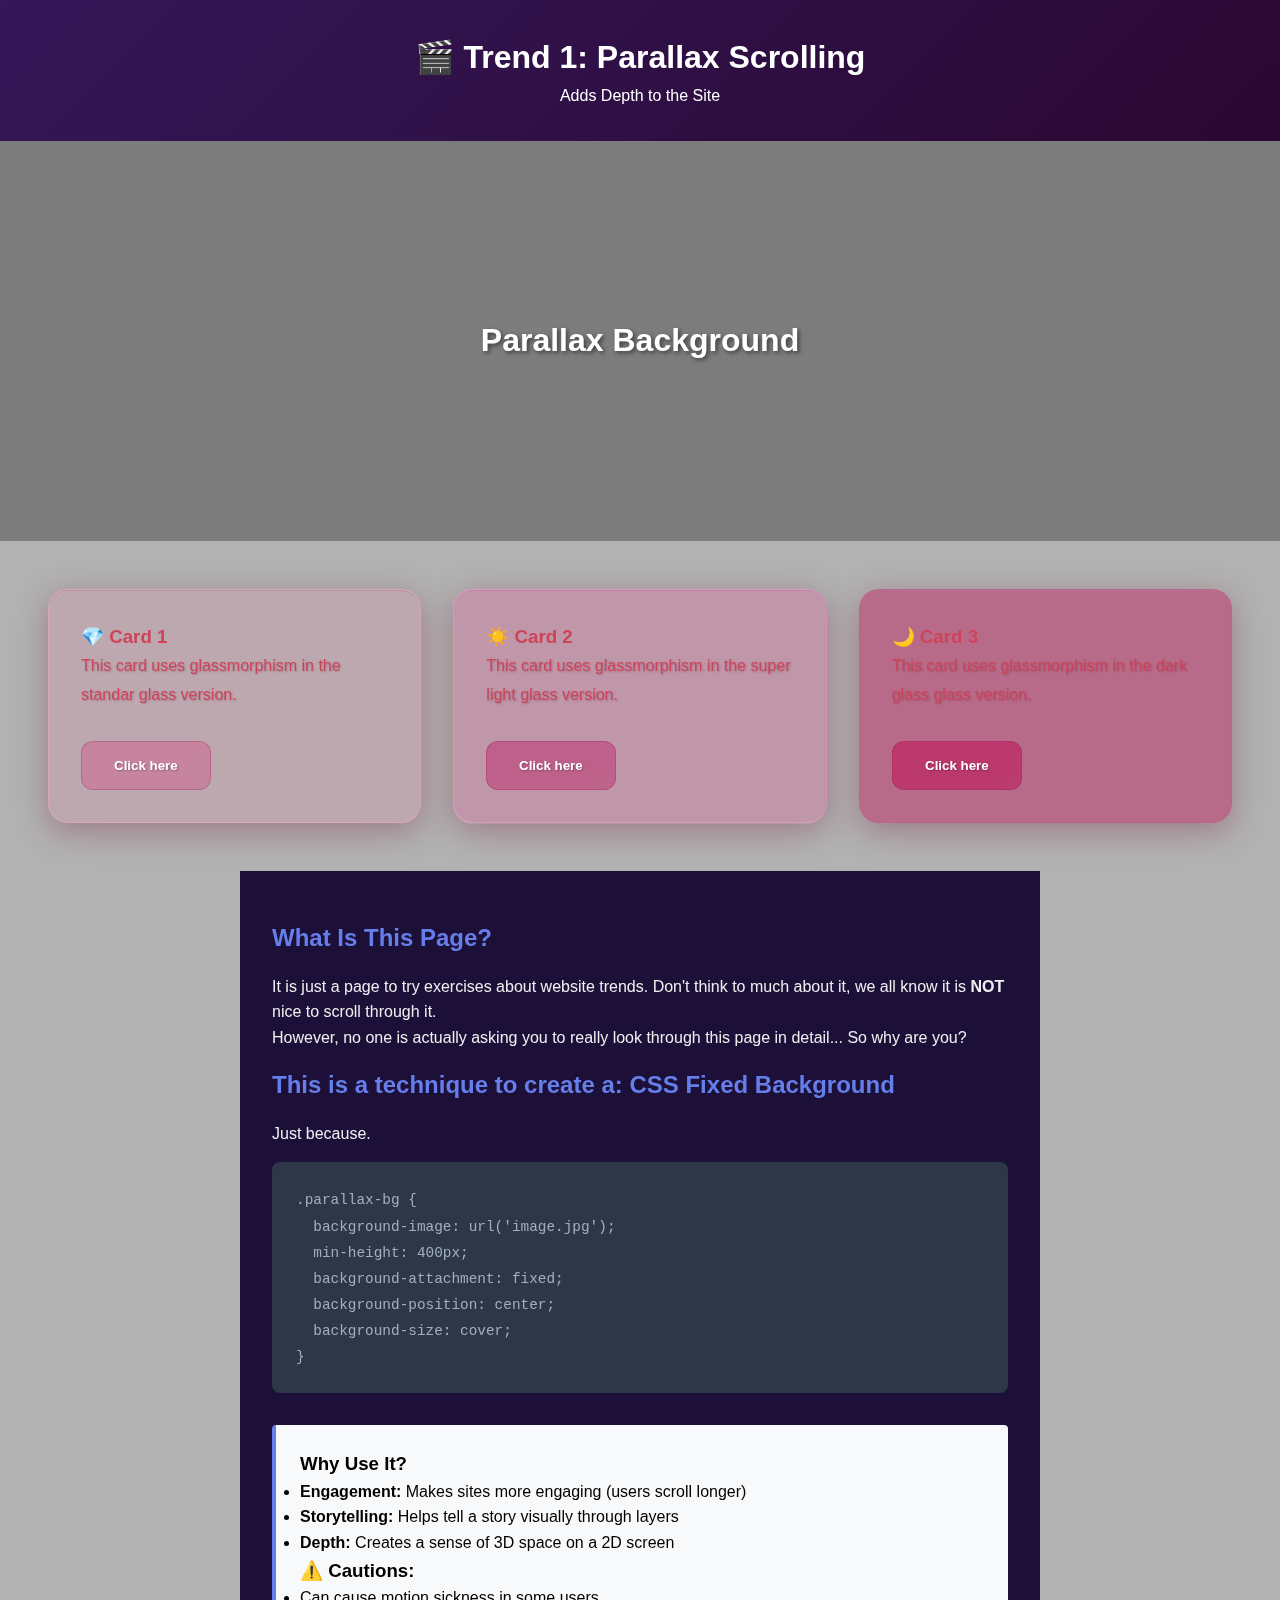
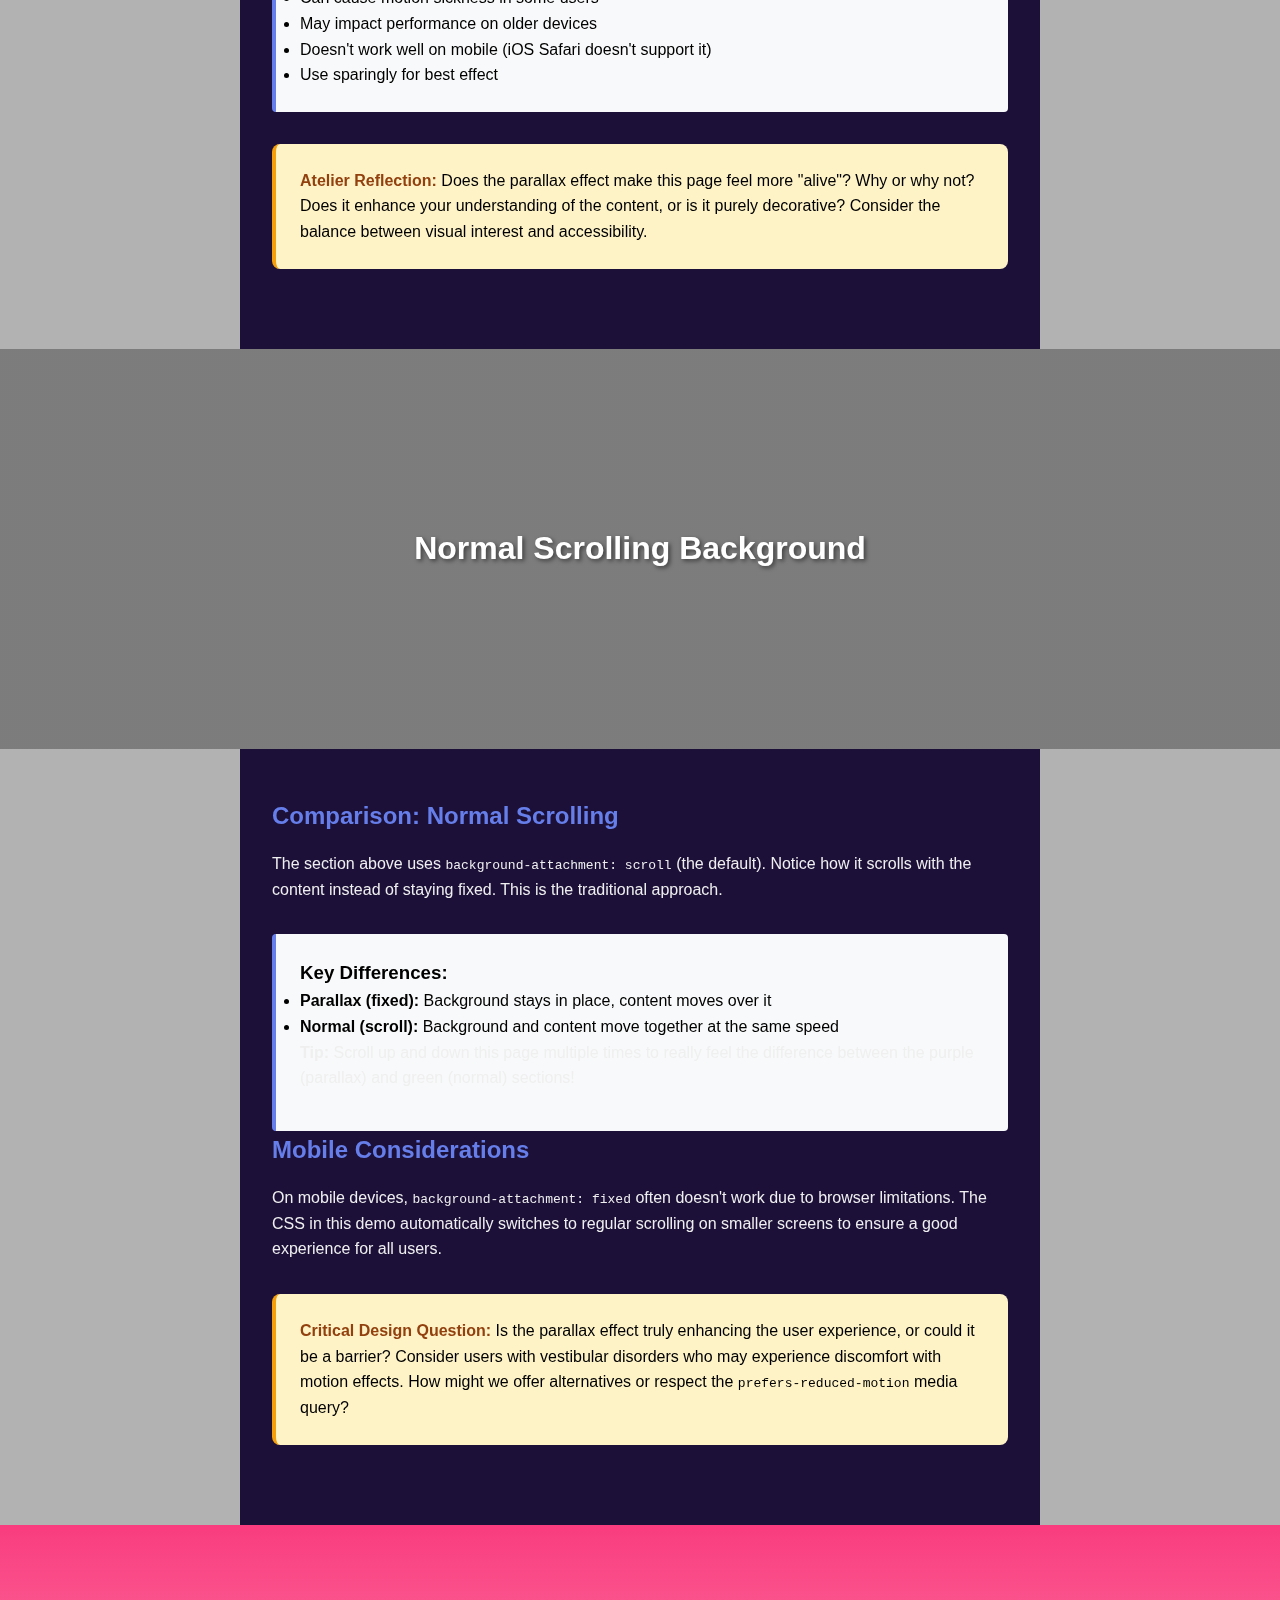
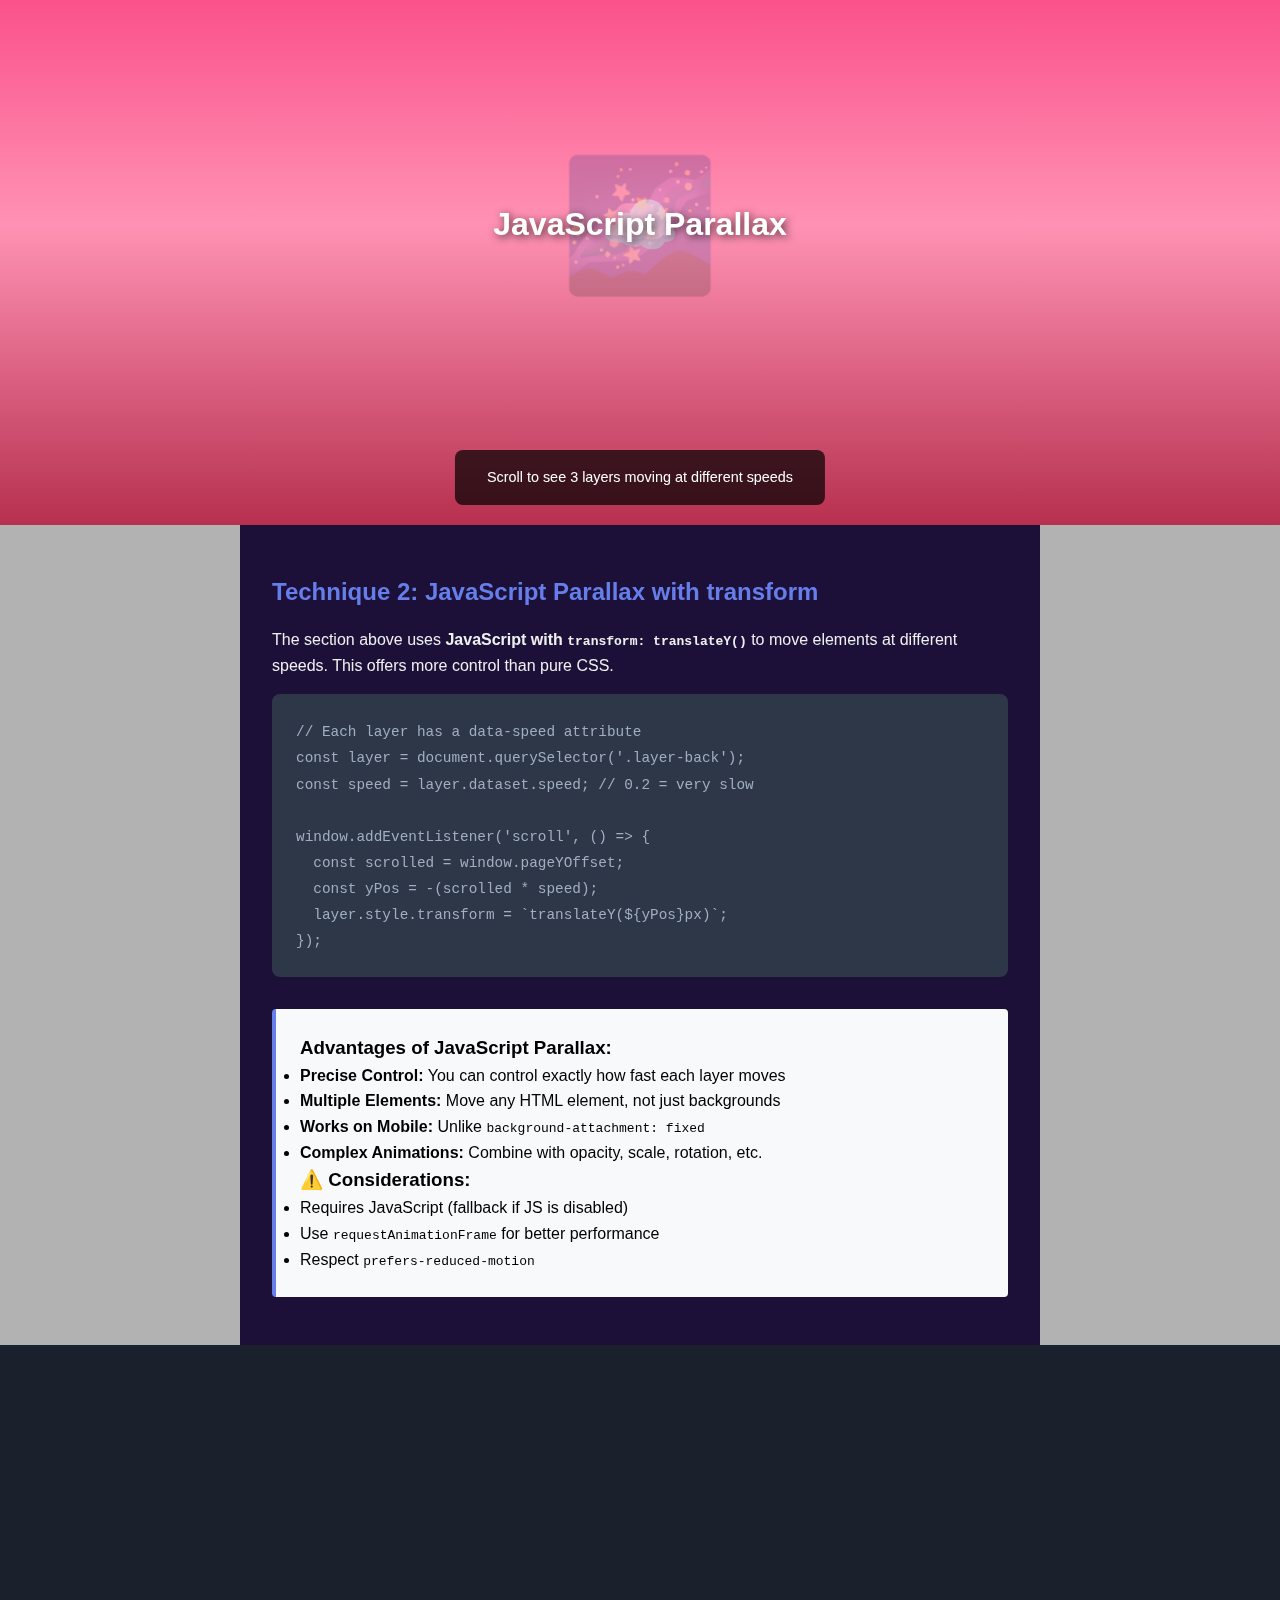
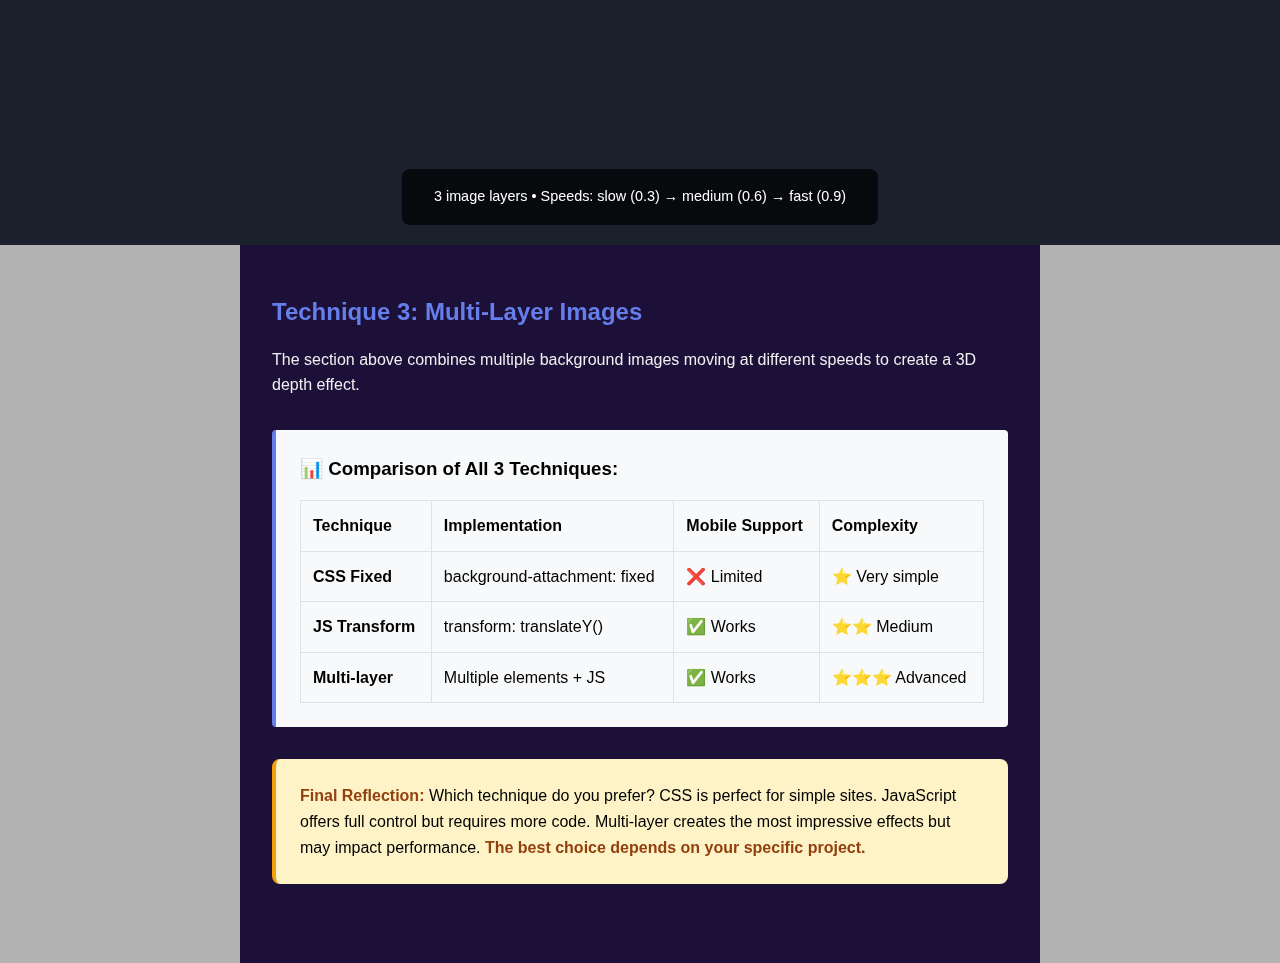
<file: modern-web-design-trends/index.html>
<!DOCTYPE html>
<html lang="en">
  <head>
    <meta charset="UTF-8" />
    <meta name="viewport" content="width=device-width, initial-scale=1.0" />
    <title>Design Trends</title>
    <link rel="stylesheet" href="../assets/css/designtrends.css" />
  </head>

  <body>
    <div class="header">
      <h1>🎬 Trend 1: Parallax Scrolling</h1>
      <p>Adds Depth to the Site</p>
    </div>

    <div class="parallax-bg">
      <div>Parallax Background</div>
    </div>

    <div class="container">
      <div class="glass-card">
        <h3>💎 Card 1</h3>
        <p>This card uses glassmorphism in the standar glass version.</p>
        <button class="glass-button">Click here</button>
      </div>

      <div class="glass-card glass-card-light">
        <h3>☀️ Card 2</h3>
        <p>This card uses glassmorphism in the super light glass version.</p>
        <button class="glass-button">Click here</button>
      </div>

      <div class="glass-card glass-card-dark">
        <h3>🌙 Card 3</h3>
        <p>This card uses glassmorphism in the dark glass glass version.</p>
        <button class="glass-button">Click here</button>
      </div>
    </div>

    <div class="content">
      <h2>What Is This Page?</h2>
      <p>
        It is just a page to try exercises about website trends. Don't think to
        much about it, we all know it is <strong>NOT</strong> nice to scroll
        through it.
        <br />
        However, no one is actually asking you to really look through this page
        in detail... So why are you?
      </p>

      <h2>This is a technique to create a: CSS Fixed Background</h2>
      <p>Just because.</p>

      <div class="code-box">
        <code>
          .parallax-bg {
          <br />
          &nbsp;&nbsp;background-image: url('image.jpg');
          <br />
          &nbsp;&nbsp;min-height: 400px;
          <br />
          &nbsp;&nbsp;background-attachment: fixed;
          <br />
          &nbsp;&nbsp;background-position: center;
          <br />
          &nbsp;&nbsp;background-size: cover;
          <br />
          }
        </code>
      </div>

      <div class="comparison">
        <h3>Why Use It?</h3>
        <ul>
          <li>
            <strong>Engagement:</strong>
            Makes sites more engaging (users scroll longer)
          </li>
          <li>
            <strong>Storytelling:</strong>
            Helps tell a story visually through layers
          </li>
          <li>
            <strong>Depth:</strong>
            Creates a sense of 3D space on a 2D screen
          </li>
        </ul>
        <h3>⚠️ Cautions:</h3>
        <ul>
          <li>Can cause motion sickness in some users</li>
          <li>May impact performance on older devices</li>
          <li>Doesn't work well on mobile (iOS Safari doesn't support it)</li>
          <li>Use sparingly for best effect</li>
        </ul>
      </div>

      <div class="reflection">
        <strong>Atelier Reflection:</strong>
        Does the parallax effect make this page feel more "alive"? Why or why
        not? Does it enhance your understanding of the content, or is it purely
        decorative? Consider the balance between visual interest and
        accessibility.
      </div>
    </div>

    <div class="normal-bg">
      <div>Normal Scrolling Background</div>
    </div>

    <div class="content">
      <h2>Comparison: Normal Scrolling</h2>
      <p>
        The section above uses
        <code>background-attachment: scroll</code>
        (the default). Notice how it scrolls with the content instead of staying
        fixed. This is the traditional approach.
      </p>

      <div class="comparison">
        <h3>Key Differences:</h3>
        <ul>
          <li>
            <strong>Parallax (fixed):</strong>
            Background stays in place, content moves over it
          </li>
          <li>
            <strong>Normal (scroll):</strong>
            Background and content move together at the same speed
          </li>
        </ul>
        <p>
          <strong>Tip:</strong>
          Scroll up and down this page multiple times to really feel the
          difference between the purple (parallax) and green (normal) sections!
        </p>
      </div>

      <h2>Mobile Considerations</h2>
      <p>
        On mobile devices,
        <code>background-attachment: fixed</code>
        often doesn't work due to browser limitations. The CSS in this demo
        automatically switches to regular scrolling on smaller screens to ensure
        a good experience for all users.
      </p>

      <div class="reflection">
        <strong>Critical Design Question:</strong>
        Is the parallax effect truly enhancing the user experience, or could it
        be a barrier? Consider users with vestibular disorders who may
        experience discomfort with motion effects. How might we offer
        alternatives or respect the
        <code>prefers-reduced-motion</code>
        media query?
      </div>
    </div>

    <!-- JavaScript-based Parallax with Multiple Layers -->
    <div class="parallax-js-section" id="js-parallax">
      <div class="parallax-layer layer-back" data-speed="0.2">🌌</div>
      <div class="parallax-layer layer-middle" data-speed="0.5">☁️</div>
      <div class="parallax-layer layer-front" data-speed="0.8">
        JavaScript Parallax
      </div>
      <div class="speed-indicator">
        Scroll to see 3 layers moving at different speeds
      </div>
    </div>

    <div class="content">
      <h2>Technique 2: JavaScript Parallax with transform</h2>
      <p>
        The section above uses
        <strong>
          JavaScript with
          <code>transform: translateY()</code>
        </strong>
        to move elements at different speeds. This offers more control than pure
        CSS.
      </p>

      <div class="code-box">
        <code>
          // Each layer has a data-speed attribute
          <br />
          const layer = document.querySelector('.layer-back');
          <br />
          const speed = layer.dataset.speed; // 0.2 = very slow
          <br />
          <br />
          window.addEventListener('scroll', () =&gt; {
          <br />
          &nbsp;&nbsp;const scrolled = window.pageYOffset;
          <br />
          &nbsp;&nbsp;const yPos = -(scrolled * speed);
          <br />
          &nbsp;&nbsp;layer.style.transform = `translateY(${yPos}px)`;
          <br />
          });
        </code>
      </div>

      <div class="comparison">
        <h3>Advantages of JavaScript Parallax:</h3>
        <ul>
          <li>
            <strong>Precise Control:</strong>
            You can control exactly how fast each layer moves
          </li>
          <li>
            <strong>Multiple Elements:</strong>
            Move any HTML element, not just backgrounds
          </li>
          <li>
            <strong>Works on Mobile:</strong>
            Unlike
            <code>background-attachment: fixed</code>
          </li>
          <li>
            <strong>Complex Animations:</strong>
            Combine with opacity, scale, rotation, etc.
          </li>
        </ul>
        <h3>⚠️ Considerations:</h3>
        <ul>
          <li>Requires JavaScript (fallback if JS is disabled)</li>
          <li>
            Use
            <code>requestAnimationFrame</code>
            for better performance
          </li>
          <li>
            Respect
            <code>prefers-reduced-motion</code>
          </li>
        </ul>
      </div>
    </div>

    <!-- Image-based Parallax Layers -->
    <div class="parallax-image-section" id="image-parallax">
      <div class="image-layer image-layer-1" data-speed="0.3"></div>
      <div class="image-layer image-layer-2" data-speed="0.6"></div>
      <div class="image-layer image-layer-3" data-speed="0.9"></div>
      <div class="speed-indicator">
        3 image layers • Speeds: slow (0.3) → medium (0.6) → fast (0.9)
      </div>
    </div>

    <div class="content">
      <h2>Technique 3: Multi-Layer Images</h2>
      <p>
        The section above combines multiple background images moving at
        different speeds to create a 3D depth effect.
      </p>

      <div class="comparison">
        <h3>📊 Comparison of All 3 Techniques:</h3>
        <table style="width: 100%; border-collapse: collapse; margin-top: 1rem">
          <tbody>
            <tr style="background: #f8f9fa; font-weight: bold">
              <td style="padding: 0.75rem; border: 1px solid #dee2e6">
                Technique
              </td>
              <td style="padding: 0.75rem; border: 1px solid #dee2e6">
                Implementation
              </td>
              <td style="padding: 0.75rem; border: 1px solid #dee2e6">
                Mobile Support
              </td>
              <td style="padding: 0.75rem; border: 1px solid #dee2e6">
                Complexity
              </td>
            </tr>
            <tr>
              <td style="padding: 0.75rem; border: 1px solid #dee2e6">
                <strong>CSS Fixed</strong>
              </td>
              <td style="padding: 0.75rem; border: 1px solid #dee2e6">
                background-attachment: fixed
              </td>
              <td style="padding: 0.75rem; border: 1px solid #dee2e6">
                ❌ Limited
              </td>
              <td style="padding: 0.75rem; border: 1px solid #dee2e6">
                ⭐ Very simple
              </td>
            </tr>
            <tr>
              <td style="padding: 0.75rem; border: 1px solid #dee2e6">
                <strong>JS Transform</strong>
              </td>
              <td style="padding: 0.75rem; border: 1px solid #dee2e6">
                transform: translateY()
              </td>
              <td style="padding: 0.75rem; border: 1px solid #dee2e6">
                ✅ Works
              </td>
              <td style="padding: 0.75rem; border: 1px solid #dee2e6">
                ⭐⭐ Medium
              </td>
            </tr>
            <tr>
              <td style="padding: 0.75rem; border: 1px solid #dee2e6">
                <strong>Multi-layer</strong>
              </td>
              <td style="padding: 0.75rem; border: 1px solid #dee2e6">
                Multiple elements + JS
              </td>
              <td style="padding: 0.75rem; border: 1px solid #dee2e6">
                ✅ Works
              </td>
              <td style="padding: 0.75rem; border: 1px solid #dee2e6">
                ⭐⭐⭐ Advanced
              </td>
            </tr>
          </tbody>
        </table>
      </div>

      <div class="reflection">
        <strong>Final Reflection:</strong>
        Which technique do you prefer? CSS is perfect for simple sites.
        JavaScript offers full control but requires more code. Multi-layer
        creates the most impressive effects but may impact performance.
        <strong>The best choice depends on your specific project.</strong>
      </div>
    </div>

    <script>
      // Check for reduced motion preference
      const prefersReducedMotion = window.matchMedia(
        "(prefers-reduced-motion: reduce)"
      );
      let isReducedMotion = prefersReducedMotion.matches;

      // Handle CSS-based parallax
      function handleMotionPreference() {
        const parallaxElements = document.querySelectorAll(".parallax-bg");

        if (isReducedMotion) {
          // User prefers reduced motion - disable parallax
          parallaxElements.forEach((el) => {
            el.style.backgroundAttachment = "scroll";
          });
          console.log("Parallax disabled: user prefers reduced motion");
        }
      }

      // JavaScript-based Parallax Implementation
      function initParallax() {
        if (isReducedMotion) {
          console.log(
            "JS Parallax disabled: respecting reduced motion preference"
          );
          return;
        }

        const parallaxLayers = document.querySelectorAll(
          ".parallax-layer, .image-layer"
        );
        let ticking = false;

        function updateParallax() {
          parallaxLayers.forEach((layer) => {
            const speed = parseFloat(layer.dataset.speed) || 0.5;
            const section = layer.parentElement;
            const rect = section.getBoundingClientRect();

            // Only animate when section is in viewport
            if (rect.top < window.innerHeight && rect.bottom > 0) {
              // Calculate scroll position relative to section's position
              const sectionTop = section.offsetTop;
              const scrolled = window.pageYOffset;
              const offset = scrolled - sectionTop;
              const yPos = offset * speed * 0.5; // Multiply by 0.5 to reduce movement

              // Use transform for better performance
              layer.style.transform = `translateY(${yPos}px)`;
            }
          });

          ticking = false;
        }
        function requestTick() {
          if (!ticking) {
            requestAnimationFrame(updateParallax);
            ticking = true;
          }
        }

        // Throttle scroll events using requestAnimationFrame
        window.addEventListener("scroll", requestTick, { passive: true });

        // Initial update
        updateParallax();
      }

      // Initialize everything
      handleMotionPreference();
      initParallax();

      // Listen for motion preference changes
      prefersReducedMotion.addEventListener("change", (e) => {
        isReducedMotion = e.matches;
        handleMotionPreference();

        if (isReducedMotion) {
          // Reset all transforms
          document
            .querySelectorAll(".parallax-layer, .image-layer")
            .forEach((layer) => {
              layer.style.transform = "translateY(0)";
            });
        } else {
          initParallax();
        }
      });

      // Log performance info for learning
      console.log("🎬 Parallax Demo Loaded");
      console.log(
        "📊 Layers detected:",
        document.querySelectorAll(".parallax-layer, .image-layer").length
      );
      console.log(
        "♿ Reduced motion:",
        isReducedMotion ? "ENABLED" : "DISABLED"
      );
    </script>
  </body>
</html>
</file>
<file: assets/css/designtrends.css>
* {
    margin: 0;
    padding: 0;
    box-sizing: border-box;
}

body {
    font-family: 'Segoe UI', Tahoma, Geneva, Verdana, sans-serif;
    line-height: 1.6;
    background-image: linear-gradient(rgba(0, 0, 0, 0.3), rgba(0, 0, 0, 0.3)),
        url('https://ik.imagekit.io/ruiminpiao/IMG_3060.PNG?updatedAt=1762280322051');
}

.header {
    background: linear-gradient(135deg, #341758 0%, #2a0832 100%);
    color: white;
    padding: 2rem;
    text-align: center;
}

/* Parallax background with fixed attachment */
.parallax-bg {
    background-image: linear-gradient(rgba(0, 0, 0, 0.3), rgba(0, 0, 0, 0.3)),
        url('https://ik.imagekit.io/ruiminpiao/bcn%20pink.png?updatedAt=1762278408959');
    min-height: 400px;
    background-attachment: fixed;
    background-position: center;
    background-repeat: no-repeat;
    background-size: cover;
    display: flex;
    align-items: center;
    justify-content: center;
    color: white;
    font-size: 2rem;
    font-weight: bold;
    text-shadow: 2px 2px 4px rgba(0, 0, 0, 0.5);
}

.glass-nav {
    background: rgba(255, 255, 255, 0.1);
    backdrop-filter: blur(16px) saturate(180%);
    border: 1px solid rgba(255, 255, 255, 0.3);
    border-radius: 50px;
    padding: 1rem 2rem;
    display: flex;
    justify-content: space-around;
    align-items: center;
    max-width: 600px;
    margin: 2rem auto;
    box-shadow: 0 8px 32px 0 rgba(31, 38, 135, 0.2);
}

.container {
    max-width: 1400px;
    margin: 3rem;
    display: grid;
    grid-template-columns: repeat(auto-fit, minmax(320px, 1fr));
    gap: 2rem;
    margin-bottom: 3rem;
}

.glass-card {
    background: rgba(255, 116, 169, 0.15);
    backdrop-filter: blur(12px) saturate(150%);
    -webkit-backdrop-filter: blur(12px) saturate(150%);
    border: 1px solid rgba(255, 164, 210, 0.4);
    border-radius: 20px;
    padding: 2rem;
    color: rgb(205, 67, 88);
    box-shadow: 0 8px 32px 0 rgba(118, 29, 54, 0.37), inset 0 1px 0 0 rgba(183, 124, 156, 0.5);
    transition: all 0.3s ease;
    position: relative;
    overflow: hidden;
}

.glass-card h2 {
    margin-bottom: 1rem;
    font-size: 1.8rem;
    font-weight: 700;
}

.glass-card p {
    margin-bottom: 1rem;
    line-height: 1.8;
    text-shadow: 1px 1px 2px rgba(102, 23, 60, 0.3);
}

.glass-card-dark {
    background: rgba(190, 0, 76, 0.4);
    backdrop-filter: blur(16px) saturate(180%);
    -webkit-backdrop-filter: blur(16px) saturate(180%);
    border: 1px solid rgba(203, 71, 126, 0.2);
}

.glass-button {
    background: rgba(196, 20, 93, 0.2);
    backdrop-filter: blur(10px);
    -webkit-backdrop-filter: blur(10px);
    border: 1px solid rgba(149, 34, 88, 0.3);
    border-radius: 12px;
    padding: 1rem 2rem;
    color: white;
    font-weight: 600;
    cursor: pointer;
    transition: all 0.3s ease;
    display: inline-block;
    margin-top: 1rem;
    text-shadow: 1px 1px 2px rgba(0, 0, 0, 0.3);
}

.glass-card-light {
    background: rgba(179, 12, 87, 0.25);
    backdrop-filter: blur(20px) brightness(110%);
    -webkit-backdrop-filter: blur(20px) brightness(110%);
}



/* Regular scrolling content (foreground) */
.content {
    background: rgb(28, 16, 57);
    padding: 3rem 2rem;
    max-width: 800px;
    margin: 0 auto;
}

.content h2 {
    color: #667eea;
    margin-bottom: 1rem;
}

.content p {
    margin-bottom: 1rem;
    color: #efefef;
}

.comparison {
    margin-top: 2rem;
    padding: 1.5rem;
    background: #f8f9fa;
    border-left: 4px solid #667eea;
    border-radius: 4px;
}

.code-box {
    background: #2d3748;
    color: #a0aec0;
    padding: 1.5rem;
    border-radius: 8px;
    margin: 1rem 0;
    overflow-x: auto;
}

.code-box code {
    font-family: 'Courier New', monospace;
    font-size: 0.9rem;
}

.reflection {
    background: #fef3c7;
    padding: 1.5rem;
    border-radius: 8px;
    margin: 2rem 0;
    border-left: 4px solid #f59e0b;
}

.reflection strong {
    color: #92400e;
}

/* Non-parallax comparison section */
.normal-bg {
    background-image: linear-gradient(rgba(0, 0, 0, 0.3), rgba(0, 0, 0, 0.3)),
        url('https://ik.imagekit.io/ruiminpiao/IMG_8287.jpg?updatedAt=1762278695584');
    min-height: 400px;
    background-attachment: scroll;
    background-position: center;
    background-repeat: no-repeat;
    background-size: cover;
    display: flex;
    align-items: center;
    justify-content: center;
    color: white;
    font-size: 2rem;
    font-weight: bold;
    text-shadow: 2px 2px 4px rgba(0, 0, 0, 0.5);
}

/* JavaScript-based Parallax Section */
.parallax-js-section {
    position: relative;
    height: 600px;
    overflow: hidden;
    background: linear-gradient(to bottom, #f93c7e, #ff92b4, #b7304f);
}

.parallax-layer {
    position: absolute;
    width: 100%;
    height: 100%;
    display: flex;
    align-items: center;
    justify-content: center;
    will-change: transform;
}

.layer-back {
    font-size: 8rem;
    opacity: 0.2;
    color: #667eea;
    font-weight: bold;
}

.layer-middle {
    font-size: 4rem;
    opacity: 0.5;
    color: #f59e0b;
    font-weight: bold;
}

.layer-front {
    font-size: 2rem;
    color: white;
    font-weight: bold;
    text-shadow: 2px 2px 8px rgba(0, 0, 0, 0.7);
}

/* Image layers for parallax */
.parallax-image-section {
    position: relative;
    height: 500px;
    overflow: hidden;
    background: #1a202c;
}

.image-layer {
    position: absolute;
    width: 100%;
    height: 120%;
    background-size: cover;
    background-position: center;
    will-change: transform;
}

.image-layer-1 {
    background-image: url('https://ik.imagekit.io/ruiminpiao/1%20(1).png?updatedAt=1762278950899');
    z-index: 1;
}

.image-layer-2 {
    background-image: url('https://ik.imagekit.io/ruiminpiao/3.png?updatedAt=1762278951184');
    z-index: 2;
}

.image-layer-3 {
    background-image: url('https://ik.imagekit.io/ruiminpiao/2%20(1).png?updatedAt=1762278951258');
    z-index: 3;
}

.speed-indicator {
    position: absolute;
    bottom: 20px;
    left: 50%;
    transform: translateX(-50%);
    background: rgba(0, 0, 0, 0.7);
    color: white;
    padding: 1rem 2rem;
    border-radius: 8px;
    z-index: 10;
    font-size: 0.9rem;
}

.demo-area {
    height: 140px;
    display: flex;
    align-items: center;
    justify-content: center;
    background: white;
    border-radius: 6px;
    padding: 1rem;
    perspective: 1000px;
}

/*CSS web animations*/
.transform-box {
    width: 100px;
    height: 100px;
    background: linear-gradient(135deg, #4e6beb, #8f1b44);
    border-radius: 8px;
    display: flex;
    align-items: center;
    justify-content: center;
    color: white;
    font-weight: 600;
    cursor: pointer;
    transition: transform 0.5s ease;
}

.transform-box:hover {
    transform: scale(0.8);
}

/*Media queries*/
@media (max-width: 768px) {

    .parallax-bg,
    .normal-bg {
        background-attachment: scroll;
        min-height: 300px;
        font-size: 1.5rem;
    }

    .content {
        padding: 2rem 1rem;
    }

    .parallax-js-section,
    .parallax-image-section {
        height: 400px;
    }

    .layer-back {
        font-size: 4rem;
    }

    .layer-middle {
        font-size: 2rem;
    }

    .layer-front {
        font-size: 1.5rem;
    }
}
</file>
